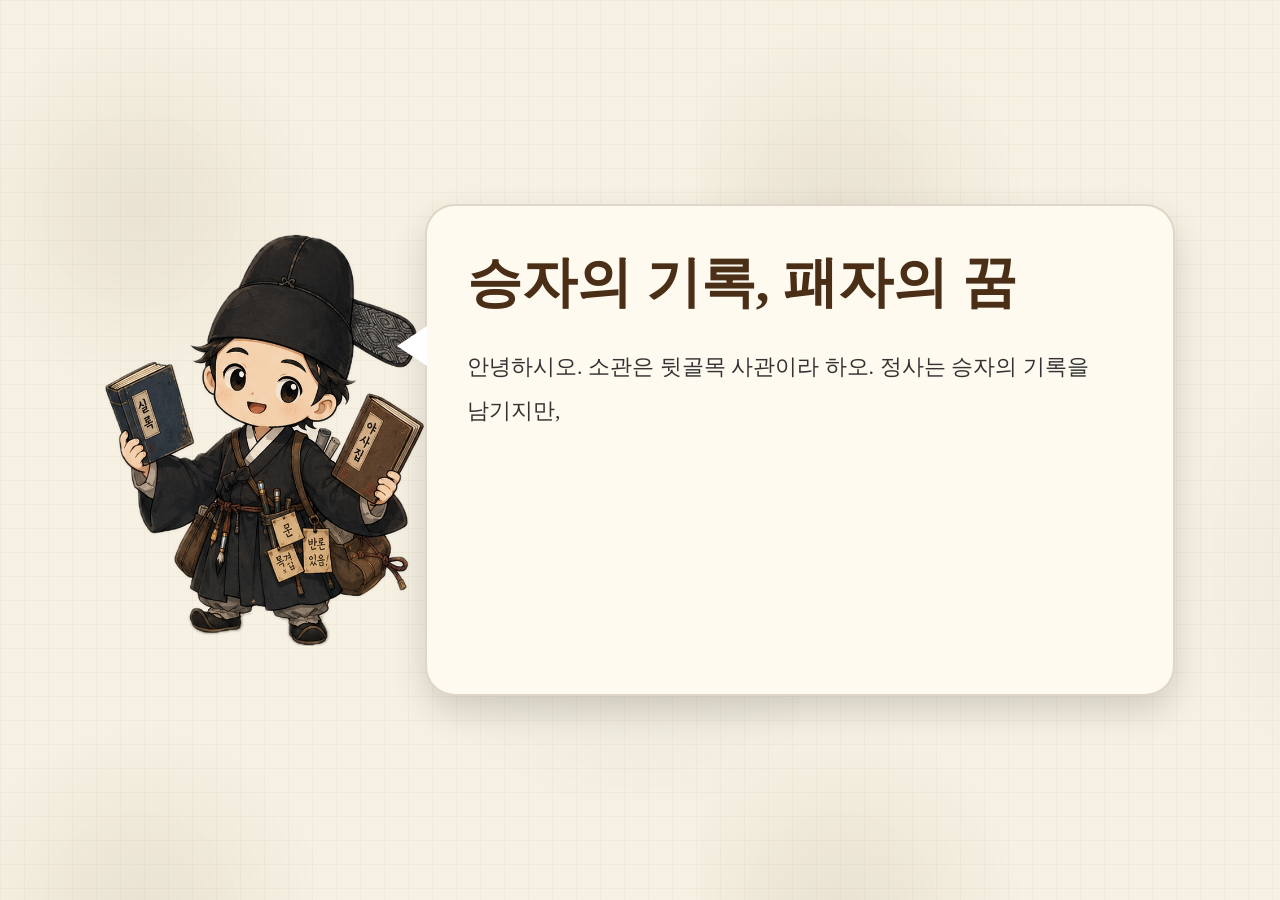
<file: index.html>
<!DOCTYPE html>
<html lang="ko">
<head>
<meta charset="UTF-8">
<meta name="viewport" content="width=device-width, initial-scale=1.0">

<title>승자의 기록, 패자의 꿈</title>

<link rel="stylesheet" href="style.css">
</head>

<body class="official">
    <div id="introScreen">

    <img src="assets/sagwan.png"
    class="sagwan">

    <div class="speech-bubble">

        <h1>승자의 기록, 패자의 꿈</h1>


        <p id="typingText"></p>

        <div class="enter-wrap">
            <button id="enterBtn">
    
                역사의 현장으로 들어가기

            </button>
        </div>
    </div>

</div>

<div id="mainContent">

    <header class="main-header">

        <div class="main-logo">
            승자의 기록, 패자의 꿈
        </div>

        <div class="mode-toggle-box">
            <span>正史 모드</span>

            <label class="switch">
                <input type="checkbox" id="modeToggle">
                <span class="slider"></span>
            </label>

            <span>野私 모드</span>
        </div>

        <div class="header-icons">
            🔍 🔔 🧒🏻 ☰
        </div>

    </header>

    <div class="main-layout">

        <aside class="left-panel">

    <div class="archive-logo-box">
        <div class="archive-mark">🌄</div>
        <h3>조선역사 디지털 아카이브</h3>
        <p>Joseon History Digital Archive</p>
    </div>

    <div class="list-title">
        ☰ 전체 목록 보기
    </div>

    <div class="event-item">
        <span class="event-icon">🎊</span>
        <div>
            <strong>태조와 조선건국</strong>
        </div>
    </div>

    <div class="event-item">
        <span class="event-icon">⚔️</span>
        <div>
            <strong>태종과 왕자의 난</strong>
        </div>
    </div>

    <div class="event-item active">
        <span class="event-icon">⚡</span>
        <div>
           <strong id="mainEventTitle">단종과 세조</strong>
           <p id="mainEventText">1453년 | 계유정난</p>
           <p class="event-desc" id="mainEventDesc">
               왕권의 안정 VS 충절과 비극
           </p>
        </div>
    </div>

    <div class="event-item">
        <span class="event-icon">📖</span>
        <div>
            <strong>연산군과 사화</strong>
        </div>
    </div>

    <div class="event-item">
        <span class="event-icon">👑</span>
        <div>
            <strong>중종과 중종반정</strong>
        </div>
    </div>

    <div class="event-item">
        <span class="event-icon">🔥</span>
        <div>
            <strong>선조와 임진왜란</strong>
        </div>
    </div>

    <div class="event-item">
        <span class="event-icon">👑</span>
        <div>
            <strong>광해군과 인조</strong>
        </div>
    </div>

    <div class="event-item">
        <span class="event-icon">🌀</span>
        <div>
            <strong>숙종과 환국정치</strong>
        </div>
    </div>

    <div class="event-item">
        <span class="event-icon">🩻</span>
        <div>
            <strong>영조와 사도세자</strong>
        </div>
    </div>

    <div class="event-item">
        <span class="event-icon">🚢</span>
        <div>
            <strong>조선의 근대화</strong>
        </div>
    </div>

</aside>

        <main class="center-panel">

            <section class="hero-banner">

    <div class="hero-left">

        <span class="hero-label">
            조선왕조실록 · 승자의 기록
        </span>

        <h1>승자의 기록</h1>

        <p>
            국가가 공인한 공식 역사.<br>
            조선왕조실록을 중심으로 사건을 바라봅니다.
        </p>

    </div>

    <div class="hero-center">

        <div class="hero-seal">
            하나의 역사<br>
            두 개의 시선
        </div>

    </div>

    <div class="hero-right">

        <span class="hero-label">
            야담 · 설화 · 문학 작품
        </span>

        <h1>패자의 꿈</h1>

        <p>
            기록되지 못한 목소리들.<br>
            민간의 기억과 문학 속 서사를 살펴봅니다.
        </p>

    </div>

</section>

            <section class="feature-cards">

                <a href="timeline.html" class="feature-card">
                    <div class="num">📜</div>
                    <h3>타임라인</h3>
                    <p>사건의 흐름을 한눈에 확인하세요</p>
                </a>

                <a href="gis.html" class="feature-card">
                    <div class="num">🗺️</div>
                    <h3>시공간 지리</h3>
                    <p>지도 위에서 역사를 탐색하세요</p>
                </a>

                <a href="network.html" class="feature-card">
                    <div class="num">👥</div>
                    <h3>인물 관계망</h3>
                    <p>인물들의 관계와 연결을 분석하세요</p>
                </a>

                <a href="judge.html" class="feature-card">
                    <div class="num">⚖️</div>
                    <h3>뒷골목 판관 되어보기</h3>
                    <p>나만의 관점으로 투표를 해보세요</p>
                </a>

            </section>

            <section class="era-flow">

                <h2>시대 흐름 바로보기</h2>

                <div class="era-line">
                    <span>태조<br>1392</span>
                    <span>태종<br>1398</span>
                    <span>세조<br>1453</span>
                    <span>중종<br>1506</span>
                    <span>선조<br>1592</span>
                    <span>영조<br>1724</span>
                    <span>근대화<br>1876</span>
                </div>

            </section>

        </main>

        <aside class="right-panel">

            <div class="search-card">
                <h3>검색</h3>

                <div class="search-input">
                    <input type="text" placeholder="검색어를 입력해주세요">
                    <span>🔍</span>
                </div>

                <h4>최근 검색어</h4>

                <div class="keywords">
                    <span>1 단종</span>
                    <span>2 세조</span>
                    <span>3 엄흥도</span>
                    <span>4 한명회</span>
                    <span>5 노산군</span>
                    <span>6 금성대군</span>
                </div>
            </div>

            <div class="info-card">

    <h3>이 플랫폼의 야사란?</h3>

    <div class="yasabadge-wrap">

        <span class="yasabadge">夜</span>

        <span class="plus">+</span>

        <span class="yasabadge">私</span>

    </div>

    <p>
        정사가 포착하지 못한,
        혹은 의도적으로 배제한
        기억의 층위까지 함께 담아내는 공간입니다.
    </p>

</div>

            <div class="report-card">

    <div class="report-bubble">

    실록에 적히지 못한
    이야기를 알고 계시오?<br>
    
    소관에게 제보해 주시면
    기록해두겠소.

    <div class="bubble-tail"></div>

</div>

    <img src="assets/sagwan.png"
    class="report-sagwan">

    <button class="report-btn">
        뒷골목 사관에게 제보하기
    </button>

</div>

        </aside>

    </div>

    <footer class="main-footer">
        공지사항 | 신규 기능 업데이트 안내 | 제안 및 문의 | 이용 안내
    </footer>

</div>


</section>

</div>

<script src="main.js"></script>

</body>
</html>
</file>
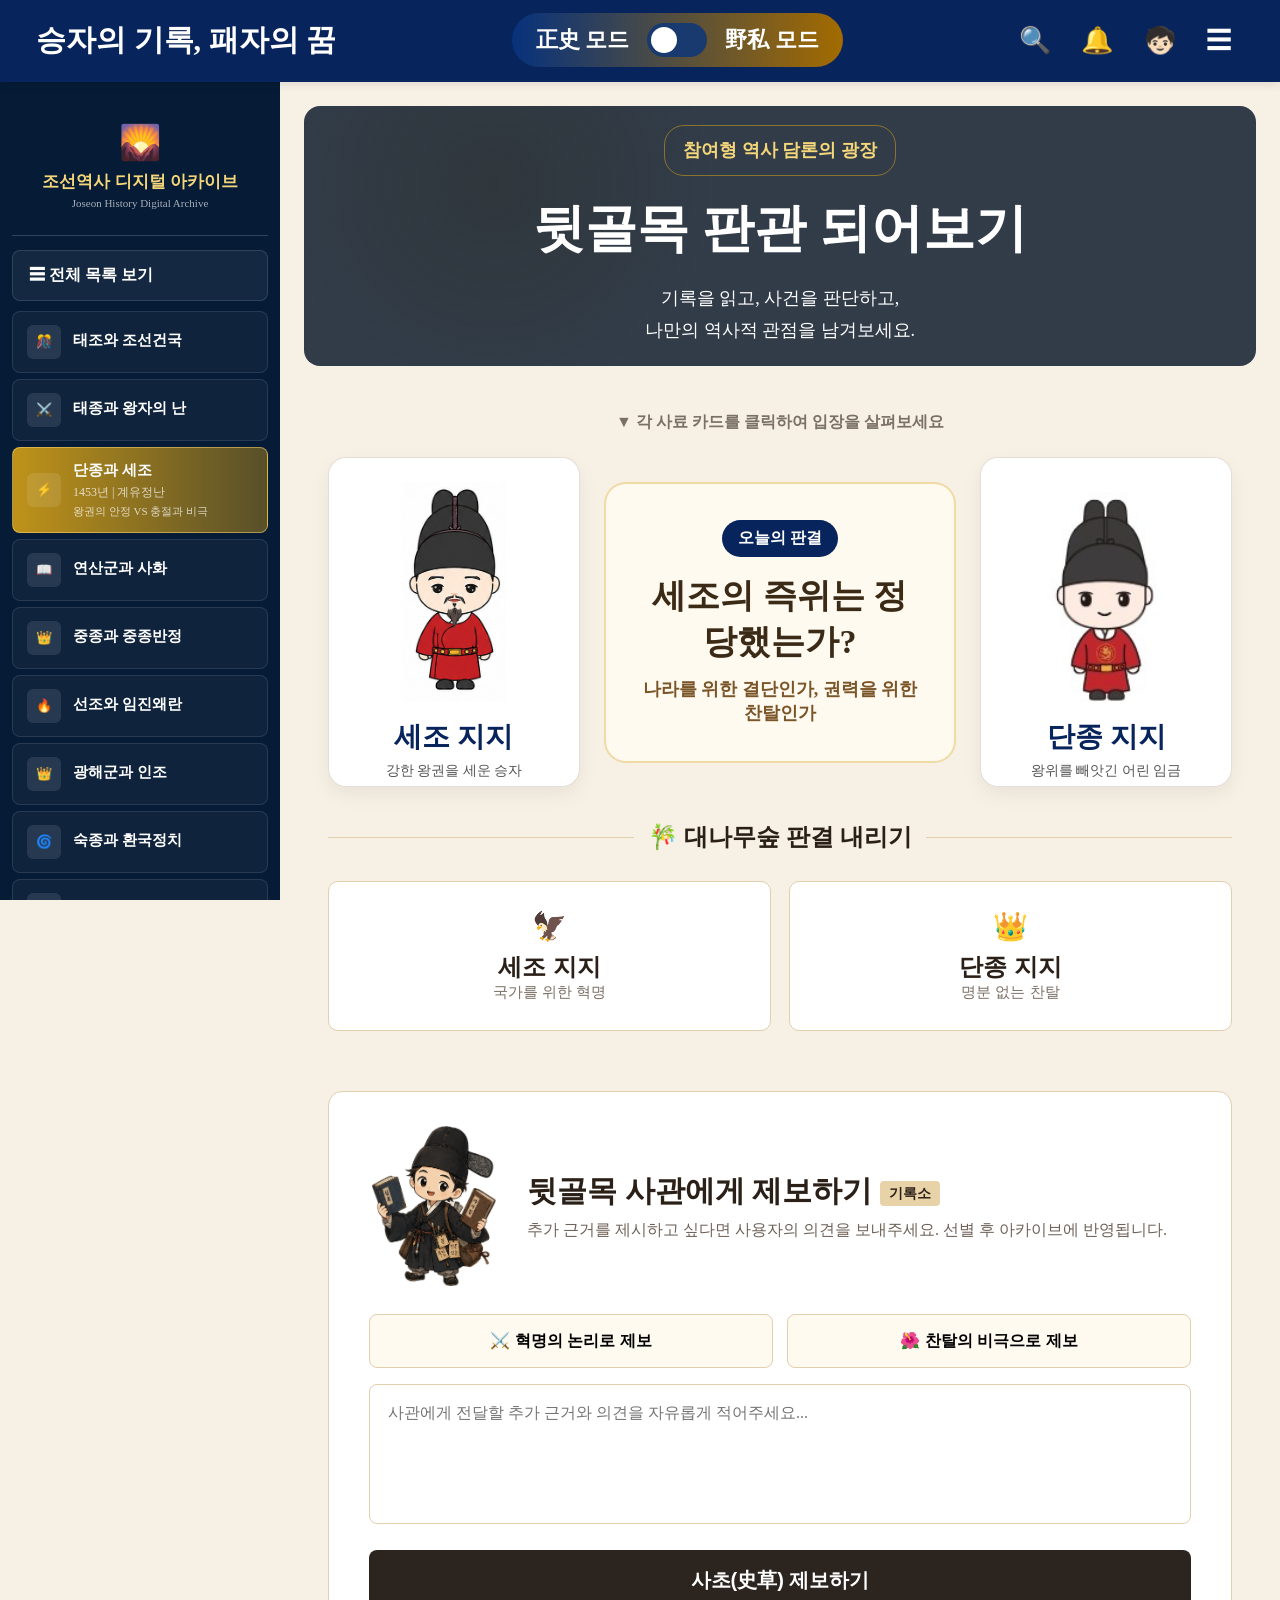
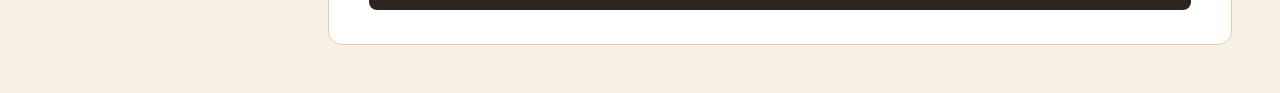
<file: judge.html>
<!DOCTYPE html>
<html lang="ko">
<head>
<meta charset="UTF-8">
<title>뒷골목 판관 되어보기</title>

<link rel="stylesheet" href="style.css">
</head>

<body class="jeongsamode">

<header class="main-header">

    <div class="main-logo">
        승자의 기록, 패자의 꿈
    </div>

    <div class="mode-toggle-box">
        <span>正史 모드</span>

        <label class="switch">
            <input type="checkbox" id="voteToggle">
            <span class="slider"></span>
        </label>

        <span>野私 모드</span>
    </div>

    <div class="header-icons">
        🔍 🔔 🧒🏻 ☰
    </div>

</header>

<div class="vote-page">

    <aside class="left-panel">

        <div class="archive-logo-box">
            <div class="archive-mark">🌄</div>
            <h3>조선역사 디지털 아카이브</h3>
            <p>Joseon History Digital Archive</p>
        </div>

        <div class="list-title">
            ☰ 전체 목록 보기
        </div>

        <div class="event-item">
            <span class="event-icon">🎊</span>
            <div>
                <strong>태조와 조선건국</strong>
            </div>
        </div>

        <div class="event-item">
            <span class="event-icon">⚔️</span>
            <div>
                <strong>태종과 왕자의 난</strong>
            </div>
        </div>

        <div class="event-item active">
            <span class="event-icon">⚡</span>
            <div>
               <strong>단종과 세조</strong>
               <p>1453년 | 계유정난</p>
               <p class="event-desc">
                   왕권의 안정 VS 충절과 비극
               </p>
            </div>
        </div>

        <div class="event-item">
            <span class="event-icon">📖</span>
            <div>
                <strong>연산군과 사화</strong>
            </div>
        </div>

        <div class="event-item">
            <span class="event-icon">👑</span>
            <div>
                <strong>중종과 중종반정</strong>
            </div>
        </div>

        <div class="event-item">
            <span class="event-icon">🔥</span>
            <div>
                <strong>선조와 임진왜란</strong>
            </div>
        </div>

        <div class="event-item">
            <span class="event-icon">👑</span>
            <div>
                <strong>광해군과 인조</strong>
            </div>
        </div>

        <div class="event-item">
            <span class="event-icon">🌀</span>
            <div>
                <strong>숙종과 환국정치</strong>
            </div>
        </div>

        <div class="event-item">
            <span class="event-icon">🩻</span>
            <div>
                <strong>영조와 사도세자</strong>
            </div>
        </div>

        <div class="event-item">
            <span class="event-icon">🚢</span>
            <div>
                <strong>조선의 근대화</strong>
            </div>
        </div>

    </aside>

    <main class="vote-main">

        <section class="vote-hero">

            <p class="vote-label">
                참여형 역사 담론의 광장
            </p>

            <h1>
                뒷골목 판관 되어보기
            </h1>

            <p>
                기록을 읽고, 사건을 판단하고,<br>
                나만의 역사적 관점을 남겨보세요.
            </p>

        </section>

        <!DOCTYPE html>

    <main class="vote-main">

        <p class="cards-guide">
    ▼ 각 사료 카드를 클릭하여 입장을 살펴보세요
</p>

<section class="judge-character-zone">

    <div class="character-card flip-card" onclick="this.classList.toggle('flipped')">
        <div class="flip-inner">

            <div class="flip-front">
                <img src="assets/sejo.png" alt="세조 캐릭터">
                <h3>세조 지지</h3>
                <p>강한 왕권을 세운 승자</p>
            </div>

            <div class="flip-back sejo-back">
                <span>세조 측 옹호론</span>
                <h3>종사를 구하기 위한 결단</h3>
                <p>
                    세조 측은 계유정난을 일으키지 않았다면 안평대군과 김종서 등
                    고명대신들이 종사를 위태롭게 만들었을 것이라 명분을 내세웠습니다.
                    혼란한 조선 전기의 정국을 바로잡고 강력한 왕권을 확립하기 위한
                    구국의 혁명이었다는 주장입니다.
                </p>
                <small>출처: 한국민족문화대백과사전 「계유정난」 참조</small>
            </div>

        </div>
    </div>

    <div class="judge-question">
        <span>오늘의 판결</span>
        <h2>세조의 즉위는 정당했는가?</h2>
        <p>나라를 위한 결단인가, 권력을 위한 찬탈인가</p>
    </div>

    <div class="character-card flip-card" onclick="this.classList.toggle('flipped')">
        <div class="flip-inner">

            <div class="flip-front">
                <img src="assets/danjong.jpg" alt="단종 캐릭터">
                <h3>단종 지지</h3>
                <p>왕위를 빼앗긴 어린 임금</p>
            </div>

            <div class="flip-back danjong-back">
                <span>단종 측 변호론</span>
                <h3>피로 얼룩진 명백한 찬탈</h3>
                <p>
                    황보인과 김종서 등은 문종의 유지를 받들어 어린 단종을 보필하려 했던
                    충신들이었으며, 권력을 탐한 반역의 정황은 사후 세조 권력층에 의해
                    각색된 혐의가 짙다는 반론입니다.
                    도덕성과 유교적 명분을 저버린 찬탈 행위라는 시각입니다.
                </p>
                <small>출처: 조선왕조실록 및 단종 절의 학술 연구 참조</small>
            </div>

        </div>
    </div>

</section>
    <section class="judge-vote-section">

    <div class="section-title-line">
        <span>🎋 대나무숲 판결 내리기</span>
    </div>

    <div class="vote-choice-box">
        
        <button class="judge-vote-btn sejo-vote">
            <span>🦅</span>
            <strong>세조 지지</strong>
            <p>국가를 위한 혁명</p>
        </button>

        <button class="judge-vote-btn danjong-vote">
            <span>👑</span>
            <strong>단종 지지</strong>
            <p>명분 없는 찬탈</p>
        </button>

    

    

</div>
    <div class="vote-result-box" id="voteResultBox">

    <h3>실시간 판결 결과</h3>

    <div class="circle-chart">
        <div class="circle-inner">
            <strong id="winnerText">세조 우세</strong>
            <span id="totalText">총 2,842명</span>
        </div>
    </div>

    <div class="result-legend">
        <p><span class="blue-box"></span> 세조 지지 <b id="sejoPercent">42.3%</b></p>
        <p><span class="gold-box"></span> 단종 지지 <b id="danjongPercent">57.7%</b></p>
    </div>

</div>
</section>

<section class="report-box">

    <div class="report-top-area">

        <img src="assets/sagwan.png" class="report-character">

        <div>
            <h2>
                뒷골목 사관에게 제보하기
                <span>기록소</span>
            </h2>

            <p>
                추가 근거를 제시하고 싶다면 사용자의 의견을 보내주세요.
                선별 후 아카이브에 반영됩니다.
            </p>
        </div>

    </div>

    <div class="report-choice-row">

        <button>⚔️ 혁명의 논리로 제보</button>
        <button>🌺 찬탈의 비극으로 제보</button>

    </div>

    <textarea
id="reportText"
placeholder="사관에게 전달할 추가 근거와 의견을 자유롭게 적어주세요..."></textarea>

<button class="report-submit-btn" id="reportSubmit">
    사초(史草) 제보하기
</button>

<div class="report-message" id="reportMessage">
    사초가 뒷골목 사관에게 전달되었습니다.
</div>

</section>
    </main>

</div>

<script src="main.js"></script>

</body>
</html>

    </main>

</div>

<script src="main.js"></script>

</body>
</html>
</file>
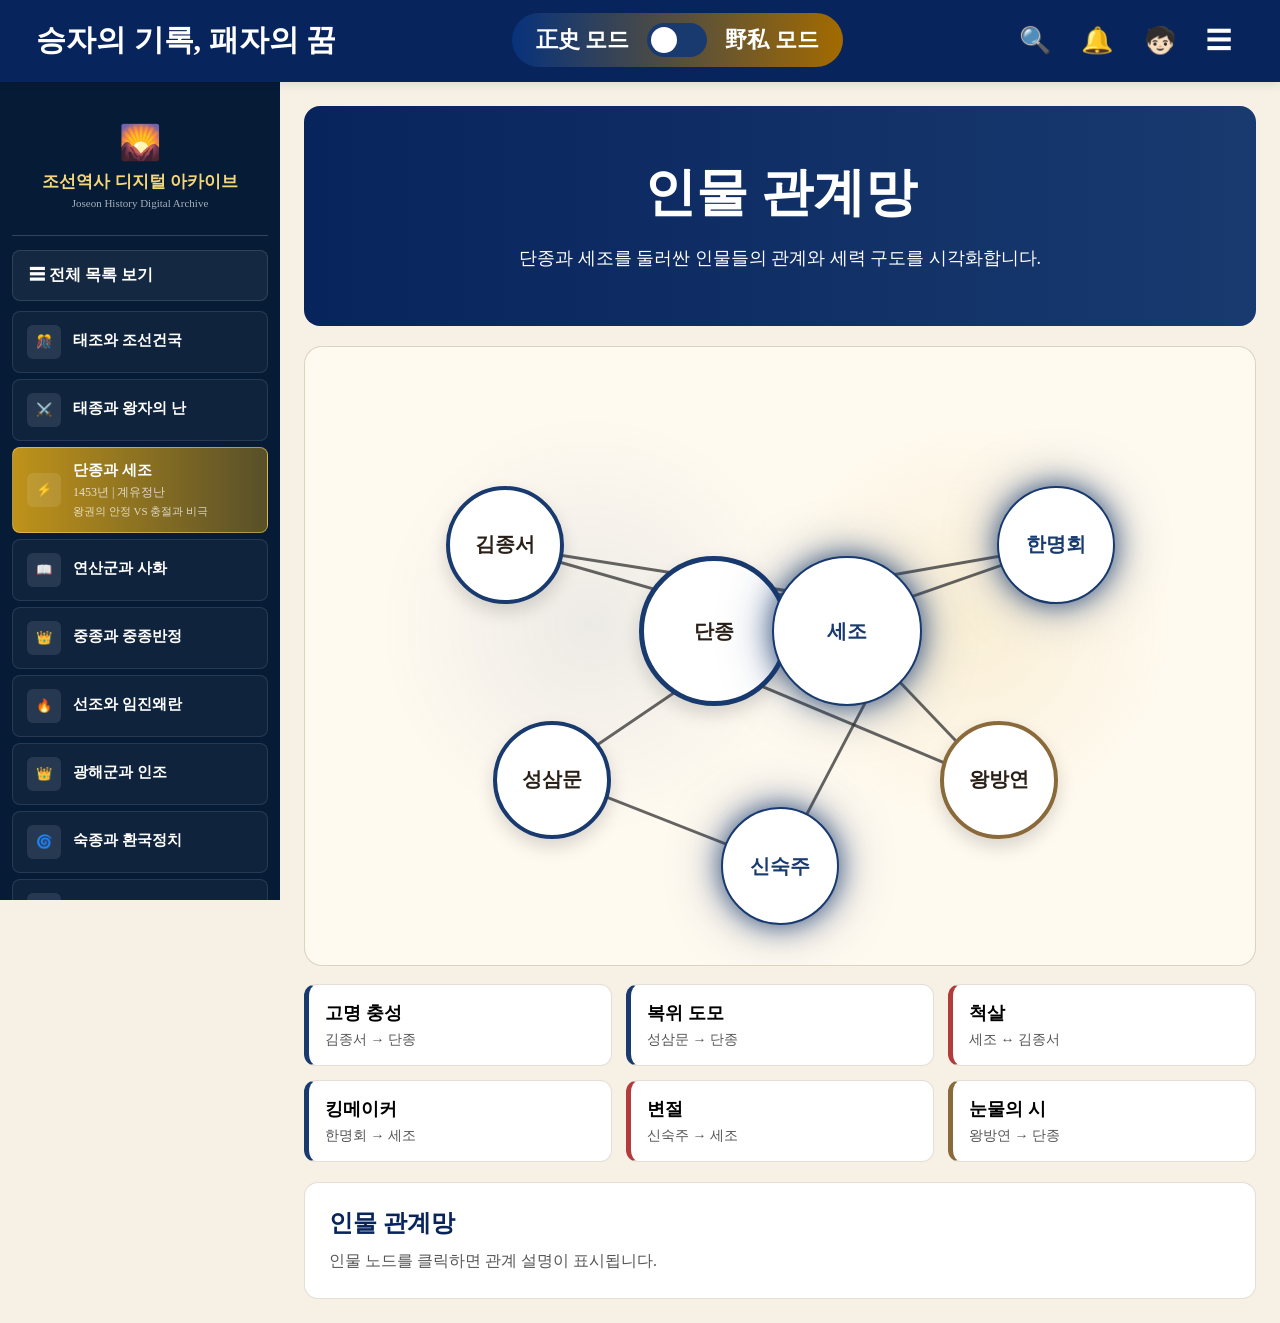
<file: network.html>
<!DOCTYPE html>
<html lang="ko">
<head>
<meta charset="UTF-8">
<title>인물 관계망</title>

<link rel="stylesheet" href="style.css">
</head>

<body class="jeongsamode">

<header class="main-header">

    <div class="main-logo">
        승자의 기록, 패자의 꿈
    </div>

    <div class="mode-toggle-box">
        <span>正史 모드</span>

        <label class="switch">
            <input type="checkbox" id="networkToggle">
            <span class="slider"></span>
        </label>

        <span>野私 모드</span>
    </div>

    <div class="header-icons">
        🔍 🔔 🧒🏻 ☰
    </div>

</header>

<div class="network-page">

    <aside class="left-panel">

        <div class="archive-logo-box">
            <div class="archive-mark">🌄</div>
            <h3>조선역사 디지털 아카이브</h3>
            <p>Joseon History Digital Archive</p>
        </div>

        <div class="list-title">
            ☰ 전체 목록 보기
        </div>

        <div class="event-item">
            <span class="event-icon">🎊</span>
            <div>
                <strong>태조와 조선건국</strong>
            </div>
        </div>

        <div class="event-item">
            <span class="event-icon">⚔️</span>
            <div>
                <strong>태종과 왕자의 난</strong>
            </div>
        </div>

        <div class="event-item active">
            <span class="event-icon">⚡</span>
            <div>
               <strong>단종과 세조</strong>
               <p>1453년 | 계유정난</p>
               <p class="event-desc">
                   왕권의 안정 VS 충절과 비극
               </p>
            </div>
        </div>

        <div class="event-item">
            <span class="event-icon">📖</span>
            <div>
                <strong>연산군과 사화</strong>
            </div>
        </div>

        <div class="event-item">
            <span class="event-icon">👑</span>
            <div>
                <strong>중종과 중종반정</strong>
            </div>
        </div>

        <div class="event-item">
            <span class="event-icon">🔥</span>
            <div>
                <strong>선조와 임진왜란</strong>
            </div>
        </div>

        <div class="event-item">
            <span class="event-icon">👑</span>
            <div>
                <strong>광해군과 인조</strong>
            </div>
        </div>

        <div class="event-item">
            <span class="event-icon">🌀</span>
            <div>
                <strong>숙종과 환국정치</strong>
            </div>
        </div>

        <div class="event-item">
            <span class="event-icon">🩻</span>
            <div>
                <strong>영조와 사도세자</strong>
            </div>
        </div>

        <div class="event-item">
            <span class="event-icon">🚢</span>
            <div>
                <strong>조선의 근대화</strong>
            </div>
        </div>

    </aside>

    <main class="network-main">

        <section class="network-hero">

            <h1>인물 관계망</h1>
            <p>단종과 세조를 둘러싼 인물들의 관계와 세력 구도를 시각화합니다.</p>

        

    

</section>

<section class="network-board">

    <svg class="network-lines" viewBox="0 0 1000 620" preserveAspectRatio="none">

        <line class="link loyal-link" x1="210" y1="200" x2="430" y2="260" />
        <line class="link loyal-link" x1="260" y1="430" x2="430" y2="320" />

        <line class="link enemy-link" x1="210" y1="200" x2="610" y2="260" />

        <line class="link loyal-link" x1="790" y1="200" x2="610" y2="260" />
        <line class="link enemy-link" x1="790" y1="200" x2="430" y2="260" />

        <line class="link betray-link" x1="500" y1="520" x2="260" y2="430" />
        <line class="link betray-link" x1="500" y1="520" x2="610" y2="320" />

        <line class="link tragic-link" x1="730" y1="440" x2="610" y2="320" />
        <line class="link tragic-link" x1="730" y1="440" x2="430" y2="320" />

    </svg>

    
    <!-- 관계 설명 라벨 -->


    <div class="person-node king-node dan-node" data-title="단종" data-text="어린 나이에 왕위에 올라 비극적 최후를 맞은 임금. 계유정난 이후 고립되어 영월로 유배되었습니다.">
        <strong>단종</strong>
    </div>

    <div class="person-node king-node sejo-node" data-title="세조" data-text="권력을 장악한 강력한 왕권. 계유정난을 통해 정국을 장악했습니다.">
        <strong>세조</strong>
    </div>

    <div class="person-node loyal-node kim-node" data-title="김종서" data-text="문종의 고명을 받은 고명대신. 계유정난의 첫 표적이 되었습니다.">
        <strong>김종서</strong>
    </div>

    <div class="person-node loyal-node seong-node" data-title="성삼문" data-text="집현전 출신 충신. 단종 복위 운동의 주역으로 절개를 지켰습니다.">
        <strong>성삼문</strong>
    </div>

    <div class="person-node power-node han-node" data-title="한명회" data-text="계유정난의 총설계자. 살생부를 만들고 세조 집권을 도운 핵심 공신입니다.">
        <strong>한명회</strong>
    </div>

    <div class="person-node power-node shin-node" data-title="신숙주" data-text="집현전 출신이지만 세조의 편에 선 인물. 성삼문과 대비되는 변절의 상징으로 기억됩니다.">
        <strong>신숙주</strong>
    </div>

    <div class="person-node tragic-node wang-node" data-title="왕방연" data-text="세조의 명을 받아 단종에게 사약을 전달해야 했던 비극적 인물입니다.">
        <strong>왕방연</strong>
    </div>

</section>

<section class="relation-list">

    <div class="relation-item blue">
        <strong>고명 충성</strong>
        <p>김종서 → 단종</p>
    </div>

    <div class="relation-item blue">
        <strong>복위 도모</strong>
        <p>성삼문 → 단종</p>
    </div>

    <div class="relation-item red">
        <strong>척살</strong>
        <p>세조 ↔ 김종서</p>
    </div>

    <div class="relation-item blue">
        <strong>킹메이커</strong>
        <p>한명회 → 세조</p>
    </div>

    <div class="relation-item red">
        <strong>변절</strong>
        <p>신숙주 → 세조</p>
    </div>

    <div class="relation-item brown">
        <strong>눈물의 시</strong>
        <p>왕방연 → 단종</p>
    </div>

</section>

<section class="network-info">

    <h2 id="networkTitle">인물 관계망</h2>
    <p id="networkText">
        인물 노드를 클릭하면 관계 설명이 표시됩니다.
    </p>

</section>

    </main>

</div>

<script src="main.js"></script>

</body>
</html>
</file>
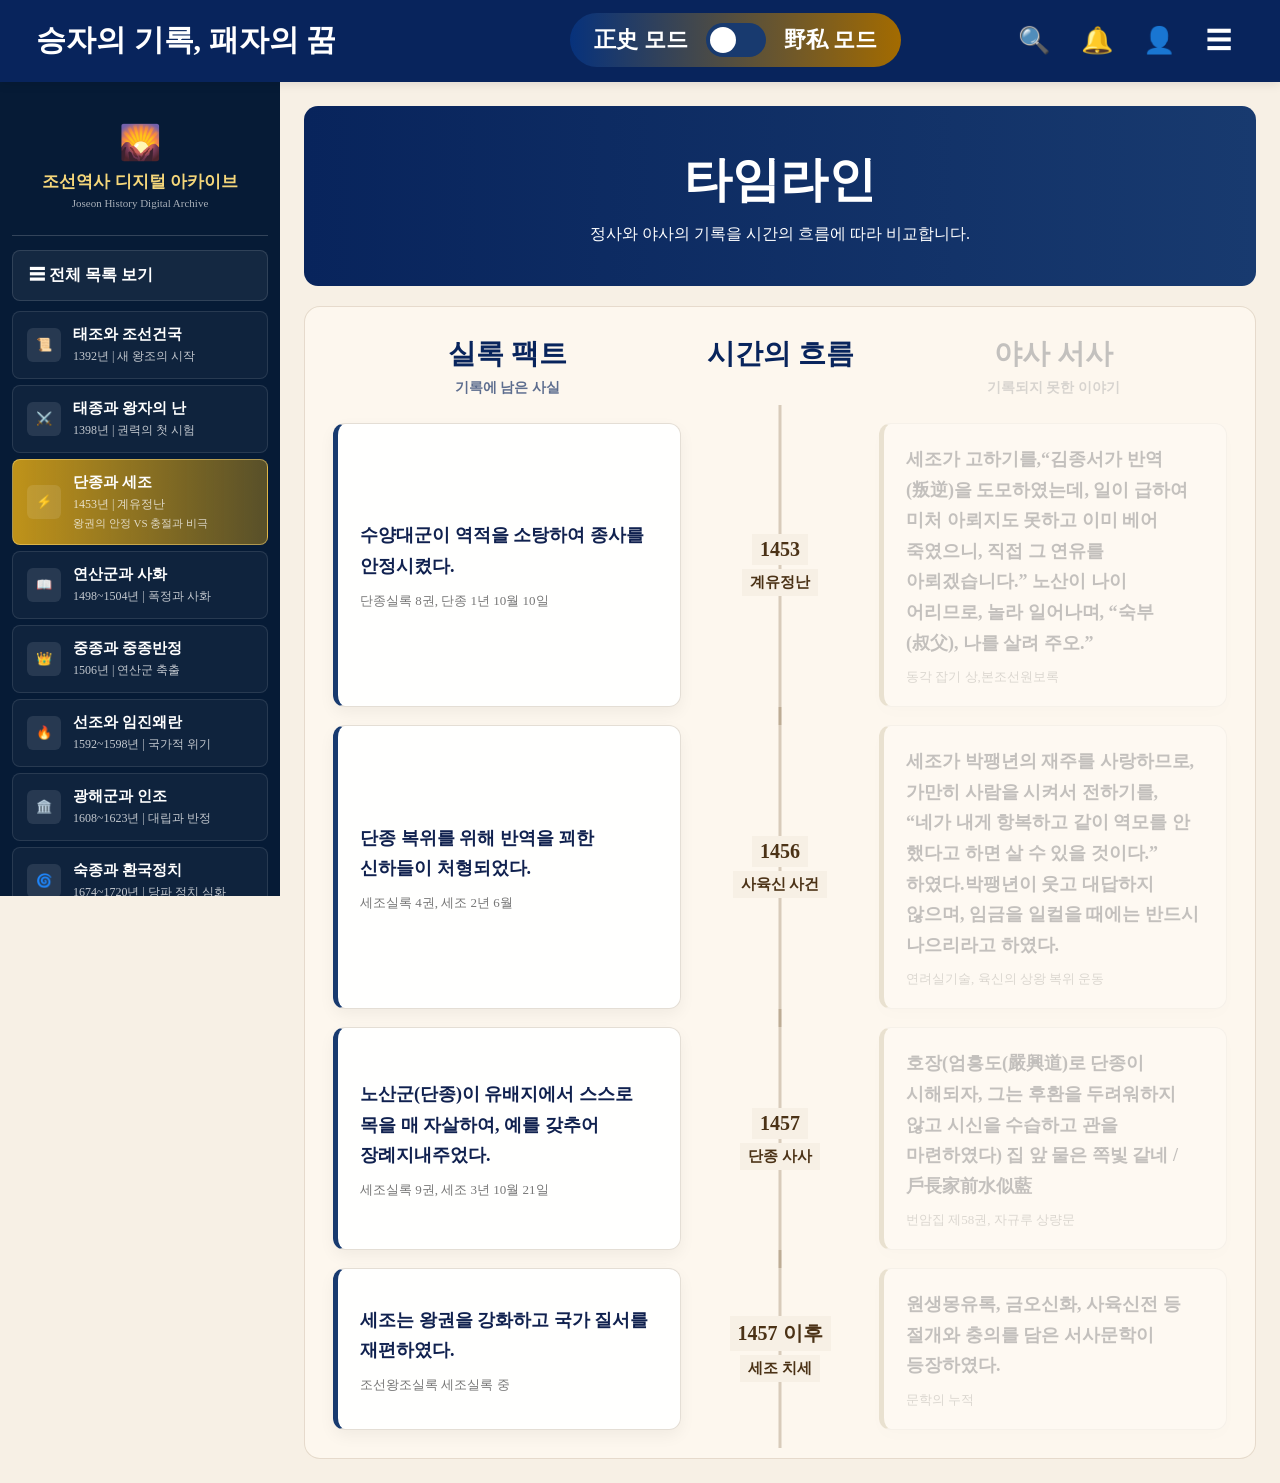
<file: timeline.html>
<!DOCTYPE html>
<html lang="ko">
<head>
<meta charset="UTF-8">
<title>타임라인</title>
<link rel="stylesheet" href="style.css">
</head>

<body class="jeongsamode">

<header class="main-header">

    <div class="main-logo">
        승자의 기록, 패자의 꿈
    </div>

    <div class="top-title"></div>

    <div class="mode-toggle-box">
        <span>正史 모드</span>

        <label class="switch">
            <input type="checkbox" id="timelineToggle">
            <span class="slider"></span>
        </label>

        <span>野私 모드</span>
    </div>

    <div class="header-icons">
        🔍 🔔 👤 ☰
    </div>

</header>

<div class="timeline-page">

    <aside class="left-panel">

    <div class="archive-logo-box">
        <div class="archive-mark">🌄</div>
        <h3>조선역사 디지털 아카이브</h3>
        <p>Joseon History Digital Archive</p>
    </div>

    <div class="list-title">
        ☰ 전체 목록 보기
    </div>

    <div class="event-item">
        <span class="event-icon">📜</span>
        <div>
            <strong>태조와 조선건국</strong>
            <p>1392년 | 새 왕조의 시작</p>
        </div>
    </div>

    <div class="event-item">
        <span class="event-icon">⚔️</span>
        <div>
            <strong>태종과 왕자의 난</strong>
            <p>1398년 | 권력의 첫 시험</p>
        </div>
    </div>

    <div class="event-item active">
        <span class="event-icon">⚡</span>
        <div>
            <strong>단종과 세조</strong>
            <p>1453년 | 계유정난</p>
            <p class="event-desc">왕권의 안정 VS 충절과 비극</p>
        </div>
    </div>

    <div class="event-item">
        <span class="event-icon">📖</span>
        <div>
            <strong>연산군과 사화</strong>
            <p>1498~1504년 | 폭정과 사화</p>
        </div>
    </div>

    <div class="event-item">
        <span class="event-icon">👑</span>
        <div>
            <strong>중종과 중종반정</strong>
            <p>1506년 | 연산군 축출</p>
        </div>
    </div>

    <div class="event-item">
        <span class="event-icon">🔥</span>
        <div>
            <strong>선조와 임진왜란</strong>
            <p>1592~1598년 | 국가적 위기</p>
        </div>
    </div>

    <div class="event-item">
        <span class="event-icon">🏛️</span>
        <div>
            <strong>광해군과 인조</strong>
            <p>1608~1623년 | 대립과 반정</p>
        </div>
    </div>

    <div class="event-item">
        <span class="event-icon">🌀</span>
        <div>
            <strong>숙종과 환국정치</strong>
            <p>1674~1720년 | 당파 정치 심화</p>
        </div>
    </div>

    <div class="event-item">
        <span class="event-icon">🌙</span>
        <div>
            <strong>영조와 사도세자</strong>
            <p>1724~1762년 | 부자 갈등의 비극</p>
        </div>
    </div>

    <div class="event-item">
        <span class="event-icon">🚢</span>
        <div>
            <strong>조선의 근대화</strong>
            <p>1876~1897년 | 개항과 변화</p>
        </div>
    </div>

</aside>

    <main class="timeline-main">

        <section class="timeline-hero">
            <h1>타임라인</h1>
            <p>정사와 야사의 기록을 시간의 흐름에 따라 비교합니다.</p>
        </section>

        <section class="timeline-board">

    <div class="timeline-head official-head">
        실록 팩트
        <span>기록에 남은 사실</span>
    </div>

    <div class="timeline-head center-head">
        시간의 흐름
    </div>

    <div class="timeline-head yary-head">
        야사 서사
        <span>기록되지 못한 이야기</span>
    </div>

    <div class="record-card official-record">
        <h3>수양대군이 역적을 소탕하여 종사를 안정시켰다.</h3>
        <p>단종실록 8권, 단종 1년 10월 10일</p>
    </div>

    <div class="time-node">
        <strong>1453</strong>
        <span>계유정난</span>
    </div>

    <div class="record-card yary-record">
        <h3>세조가 고하기를,“김종서가 반역(叛逆)을 도모하였는데, 일이 급하여 미처 아뢰지도 못하고 이미 베어 죽였으니, 직접 그 연유를 아뢰겠습니다.” 노산이 나이 어리므로, 놀라 일어나며, “숙부(叔父), 나를 살려 주오.”</h3>
        <p>동각 잡기 상,본조선원보록 </p>
    </div>

    <div class="record-card official-record">
        <h3>단종 복위를 위해 반역을 꾀한 신하들이 처형되었다.</h3>
        <p>세조실록 4권, 세조 2년 6월</p>
    </div>

    <div class="time-node">
        <strong>1456</strong>
        <span>사육신 사건</span>
    </div>

    <div class="record-card yary-record">
        <h3>세조가 박팽년의 재주를 사랑하므로, 가만히 사람을 시켜서 전하기를, “네가 내게 항복하고 같이 역모를 안 했다고 하면 살 수 있을 것이다.” 하였다.박팽년이 웃고 대답하지 않으며, 임금을 일컬을 때에는 반드시 나으리라고 하였다.</h3>
        <p>연려실기술, 육신의 상왕 복위 운동</p>
    </div>

    <div class="record-card official-record">
        <h3>노산군(단종)이 유배지에서 스스로 목을 매 자살하여, 예를 갖추어 장례지내주었다.</h3>
        <p>세조실록 9권, 세조 3년 10월 21일</p>
    </div>

    <div class="time-node">
        <strong>1457</strong>
        <span>단종 사사</span>
    </div>

    <div class="record-card yary-record">
        <h3>호장(엄흥도(嚴興道)로 단종이 시해되자, 그는 후환을 두려워하지 않고 시신을 수습하고 관을 마련하였다) 집 앞 물은 쪽빛 같네 / 戶長家前水似藍</h3>
        <p>번암집 제58권, 자규루 상량문</p>
    </div>

    <div class="record-card official-record">
        <h3>세조는 왕권을 강화하고 국가 질서를 재편하였다.</h3>
        <p>조선왕조실록 세조실록 중</p>
    </div>

    <div class="time-node">
        <strong>1457 이후</strong>
        <span>세조 치세</span>
    </div>

    <div class="record-card yary-record">
        <h3>원생몽유록, 금오신화, 사육신전 등 절개와 충의를 담은 서사문학이 등장하였다.</h3>
        <p>문학의 누적</p>
    </div>

</section>

    </main>

</div>



<script>

const toggle = document.getElementById("timelineToggle");

toggle.addEventListener("change", function(){

    if(toggle.checked){

        document.body.classList.add("yasamode");
        document.body.classList.remove("jeongsamode");

    }else{

        document.body.classList.add("jeongsamode");
        document.body.classList.remove("yasamode");

    }

});

</script>


</body>
</html>
</file>
<file: style.css>
*{
margin:0;
padding:0;
box-sizing:border-box;
}

body{

font-family:"맑은 고딕";

transition:.4s;

min-height:100vh;
}

header{

display:flex;

justify-content:space-between;

align-items:center;

padding:20px 60px;

position:sticky;

top:0;

background:white;

box-shadow:0 2px 10px rgba(0,0,0,.1);

z-index:999;
}

.hero{

height:60vh;

display:flex;

justify-content:center;

align-items:center;
}

.card{

width:700px;

padding:50px;

text-align:center;

border-radius:20px;

background:white;

box-shadow:0 10px 25px rgba(0,0,0,.1);
}

.card h1{

margin-bottom:20px;

font-size:50px;
}

.card p{

font-size:22px;

line-height:1.8;
}

.menu-grid{

width:90%;

margin:auto;

display:grid;

grid-template-columns:repeat(2,1fr);

gap:30px;

padding-bottom:80px;
}

.menu-card{

background:white;

padding:40px;

border-radius:20px;

box-shadow:0 10px 25px rgba(0,0,0,.1);

font-size:25px;

cursor:pointer;

transition:.3s;
}

.menu-card:hover{

transform:translateY(-10px);
}

.menu-card h3{

margin:15px 0;
}

.official{

background:#eef4ff;
}

.official .menu-card{

border-left:8px solid #183A6F;
}

.unofficial{

background:#fff9e6;
}

.unofficial .menu-card{

border-left:8px solid #D4A017;
}

.switch{

position:relative;

display:inline-block;

width:60px;

height:34px;
}

.switch input{

display:none;
}

.slider{

position:absolute;

top:0;

left:0;

right:0;

bottom:0;

background:#183A6F;

border-radius:30px;

cursor:pointer;
}

.slider:before{

content:"";

position:absolute;

width:26px;

height:26px;

left:4px;

bottom:4px;

background:white;

border-radius:50%;

transition:.3s;
}

input:checked + .slider{

background:#D4A017;
}

input:checked + .slider:before{

transform:translateX(26px);
}
#introScreen{

position:fixed;
overflow:hidden;

top:0;
left:0;

width:100%;
height:100vh;

background:
linear-gradient(
rgba(245,240,225,0.95),
rgba(245,240,225,0.95)
);

color:#2b2b2b;

display:flex;

justify-content:center;
align-items:center;

z-index:9999;
}

.intro-content{

text-align:center;

max-width:800px;
padding:40px;
}

.intro-content h1{

font-size:72px;

margin-bottom:20px;

letter-spacing:4px;
}

#typingText{

font-size:22px;

line-height:2;

color:#333;

margin-top:20px;

min-height:220px;

word-break:keep-all;
}

.enter-wrap{
    width:100%;
    text-align:center;
    margin-top:30px;
}

#enterBtn{
    display:inline-block;
    visibility:hidden;
    opacity:0;

    padding:16px 40px;
    font-size:20px;

    background:#7a5528;
    color:white;

    border:none;
    border-radius:50px;

    cursor:pointer;
    transition:opacity .5s ease, transform .3s ease, background .3s ease;
}

#enterBtn.show{
    visibility:visible;
    opacity:1;
}

#enterBtn:hover{
    background:#5e401c;
    transform:scale(1.05);
}



.sagwan{

width:320px;

margin-bottom:20px;

animation:float 2.5s ease-in-out infinite;
}

@keyframes float{

0%{
transform:translateY(0);
}

50%{
transform:translateY(-10px);
}

100%{
transform:translateY(0);
}

}
@keyframes fadeIn{

from{

opacity:0;
transform:translateY(30px);

}

to{

opacity:1;
transform:translateY(0);

}

}
.intro-layout{

display:flex;

align-items:center;

gap:60px;
}

.speech-bubble{

background:#fffaf0;
border:2px solid rgba(80,50,20,0.18);
backdrop-filter: blur(2px);

padding:40px;

border-radius:30px;

width:750px;

box-shadow:
0 15px 35px rgba(0,0,0,.15);

position:relative;

word-break: keep-all;
}

.speech-bubble::before{

content:"";

position:absolute;

left:-30px;

top:120px;

width:0;
height:0;

border-top:20px solid transparent;
border-bottom:20px solid transparent;

border-right:30px solid white;
}

.speech-bubble h1{

font-size:55px;

margin-bottom:25px;

color:#4b2e16;
}

#introScreen::before{
content:"";
position:absolute;
top:0;
left:0;
width:100%;
height:100%;

background:
radial-gradient(circle at 20% 30%, rgba(90,60,30,0.08), transparent 25%),
radial-gradient(circle at 80% 70%, rgba(0,0,0,0.06), transparent 30%),
linear-gradient(90deg, rgba(120,90,50,0.04) 1px, transparent 1px),
linear-gradient(rgba(120,90,50,0.04) 1px, transparent 1px);

background-size:
700px 700px,
800px 800px,
24px 24px,
24px 24px;

pointer-events:none;
z-index:-1;
}
.project-title{
    font-size:24px;
    color:#8a6a3a;
    margin-bottom:12px;
    letter-spacing:2px;
    font-weight:600;
}
#introScreen{
    transition:opacity 1s ease, transform 1s ease;
}

#introScreen.hide{
    opacity:0;
    transform:scale(1.05);
    pointer-events:none;
}

#mainContent{
    display:none;
}

#mainContent.show{
    display:block;
    animation:mainFadeIn 1s ease forwards;
}

@keyframes mainFadeIn{
    from{
        opacity:0;
        transform:translateY(30px);
    }

    to{
        opacity:1;
        transform:translateY(0);
    }
}

/* =========================
   메인 화면
========================= */

.main-header{
    height:82px;
    display:flex;
    align-items:center;
    justify-content:space-between;
    padding:0 36px;

    background:var(--main-color);

    border-bottom:2px solid var(--main-color);

    transition:.4s;
}

.main-logo{
    font-size:30px;
    font-weight:800;
    color:white;

}

.mode-toggle-box{
    display:flex;
    align-items:center;
    gap:18px;
    padding:10px 24px;
    background:linear-gradient(90deg,#07327c,#a36b00);
    color:white;
    border-radius:40px;
    font-size:22px;
    font-weight:700;
}

.header-icons{
    font-size:26px;
    letter-spacing:12px;
    color:white;
}

.main-layout{
    display:grid;
    grid-template-columns:300px 1fr 300px;
    gap:20px;
    padding:18px;
    background:#eef4ff;
    min-height:780px;
}

.left-panel,
.right-panel{
    background:rgba(255,255,255,0.75);
    border:1px solid #183A6F;
    border-radius:12px;
    padding:16px;
}

.list-title{
    font-weight:800;
    color:#09266b;
    padding-bottom:16px;
    border-bottom:1px solid rgba(24,58,111,.25);
    margin-bottom:12px;
}

.event-item{
    padding:14px 8px;
    border-bottom:1px solid rgba(24,58,111,.2);
}

.event-item strong{
    display:block;
    font-size:17px;
    color:#081f58;
    margin-bottom:6px;
}

.event-item span{
    font-size:13px;
    color:#333;
}

.center-panel{
    min-width:0;
}

.hero-banner{
    height:390px;

    position:relative;
    overflow:hidden;

    border-radius:16px;
    border:1px solid rgba(24,58,111,.25);
    background:
    radial-gradient(circle at 18% 30%, rgba(0,0,0,0.22), transparent 28%),
    radial-gradient(circle at 82% 72%, rgba(0,0,0,0.16), transparent 32%),
    radial-gradient(circle at 50% 50%, rgba(120,80,30,0.10), transparent 45%),
    linear-gradient(rgba(255,248,235,0.96), rgba(255,248,235,0.96));

    display:flex;
    flex-direction:column;
    justify-content:center;
    align-items:center;
    text-align:center;
    color:#08245c;


}

.hero-banner h1{
    font-size:64px;
    margin-bottom:26px;
}

.hero-banner p{
    font-size:20px;
    line-height:1.8;
}

.feature-cards{
    display:grid;
    grid-template-columns:repeat(4,1fr);
    gap:14px;
    margin-top:18px;
}

.feature-card{
    text-decoration:none;
    color:#071b55;
    background:rgba(255,255,255,.85);
    border:1px solid rgba(24,58,111,.5);
    border-radius:14px;
    padding:22px 16px;
    min-height:210px;
    text-align:center;
    transition:.3s;
}

.feature-card:hover{
    transform:translateY(-8px);
    box-shadow:0 12px 28px rgba(0,0,0,.12);
}

.num{
    width:auto;
    height:auto;
    margin:0 auto 18px;
    border-radius:50%;
    background:none;
    color:white;
    display:block;
    align-items:center;
    justify-content:center;
    font-size:42px;
    font-weight:800;
}

.feature-card h3{
    font-size:22px;
    margin-bottom:18px;
}

.feature-card p{
    font-size:15px;
    line-height:1.7;
}

.era-flow{
    margin-top:22px;
    background:rgba(255,255,255,.75);
    border-radius:14px;
    padding:18px;
}

.era-flow h2{
    color:#08245c;
    font-size:22px;
    margin-bottom:14px;
}

.era-line{
    display:flex;
    justify-content:space-between;
    border-top:2px solid rgba(24,58,111,.25);
    padding-top:16px;
    color:#08245c;
    font-weight:700;
    text-align:center;
}

.search-card,
.info-card,
.report-card{
    background:rgba(255,255,255,.85);
    border:1px solid rgba(24,58,111,.35);
    border-radius:12px;
    padding:18px;
    margin-bottom:16px;
}

.search-card h3,
.info-card h3,
.report-card h3{
    color:#08245c;
    margin-bottom:14px;
}

.search-input{
    display:flex;
    align-items:center;
    border:1px solid rgba(24,58,111,.35);
    border-radius:20px;
    padding:8px 12px;
    margin-bottom:18px;
}

.search-input input{
    border:none;
    outline:none;
    flex:1;
    background:transparent;
}

.keywords{
    display:grid;
    grid-template-columns:1fr 1fr;
    gap:10px;
    font-size:14px;
    color:#071b55;
}

.info-card p{
    font-size:14px;
    line-height:1.7;
}

.report-card img{
    width:150px;
    display:block;
    margin:10px auto 0;
}

.main-footer{
    background:#08245c;
    color:white;
    padding:18px 36px;
    font-size:14px;
}

.jeongsamode{

--main-color:#08245c;
--sub-color:#dfe8ff;
}

.yasamode{

--main-color:#d4a017;
--sub-color:#fff9e8;
}

.hero-banner::before{

content:"";

position:absolute;

top:-50px;
left:-50px;

width:500px;
height:500px;

background:
radial-gradient(
circle,
rgba(0,0,0,0.08) 0%,
rgba(0,0,0,0.03) 40%,
transparent 70%
);

pointer-events:none;
}

.hero-banner::after{

content:"";

position:absolute;

right:-120px;
bottom:-120px;

width:450px;
height:450px;

background:
radial-gradient(
circle,
rgba(0,0,0,0.05) 0%,
transparent 70%
);

pointer-events:none;
}

/* =========================
   좌측 메뉴 남색화
========================= */

.left-panel{
    background:
        linear-gradient(
            180deg,
            #071b35,
            #061426
        );

    color:white;

    border:none;
    border-radius:0;

    padding:18px 12px;

    overflow-y:auto;
    max-height:calc(100vh - 82px);
}

.archive-logo-box{
    text-align:center;

    padding:22px 10px 26px;

    border-bottom:1px solid rgba(255,255,255,0.18);

    margin-bottom:14px;
}

.archive-mark{
    font-size:34px;

    margin-bottom:8px;

    color:#d4a017;
}

.archive-logo-box h3{
    font-size:17px;

    color:#f5d77a;

    margin-bottom:4px;
}

.archive-logo-box p{
    font-size:11px;

    color:rgba(255,255,255,0.65);
}

.left-panel .list-title{
    color:white;

    background:rgba(255,255,255,0.06);

    border:1px solid rgba(255,255,255,0.12);

    border-radius:8px;

    padding:14px 16px;

    margin-bottom:10px;

    font-weight:800;
}

.left-panel .event-item{
    display:flex;

    gap:12px;

    align-items:center;

    padding:13px 14px;

    margin-bottom:6px;

    border-radius:8px;

    border:1px solid rgba(255,255,255,0.1);

    background:rgba(255,255,255,0.04);

    transition:.25s;

    cursor:pointer;
}

.left-panel .event-item:hover{
    background:rgba(255,255,255,0.12);

    transform:translateX(4px);
}

.left-panel .event-item.active{
    background:
        linear-gradient(
            90deg,
            rgba(212,160,23,0.75),
            rgba(212,160,23,0.28)
        );

    border-color:rgba(255,220,120,0.5);
}

.event-icon{
    width:34px;
    height:34px;

    display:flex;
    align-items:center;
    justify-content:center;

    background:rgba(255,255,255,0.1);

    border-radius:6px;

    font-size:18px;

    flex-shrink:0;
}

.left-panel .event-item strong{
    display:block;

    color:white;

    font-size:15px;

    margin-bottom:4px;
}

.left-panel .event-item p{
    color:rgba(255,255,255,0.7);

    font-size:12px;

    margin:0;
}

.left-panel::-webkit-scrollbar{
    width:8px;
}

.left-panel::-webkit-scrollbar-thumb{
    background:rgba(255,255,255,0.25);

    border-radius:10px;
}

/* 좌측 메뉴 최종 수정 */

.left-panel{
    background:#061b36 !important;
}

.left-panel .event-item{
    display:flex;
    gap:12px;
    align-items:center;
    background:rgba(255,255,255,0.04) !important;
}

.left-panel .event-item strong,
.left-panel .event-item p,
.left-panel .event-item span{
    color:white !important;
}

.left-panel .event-item p{
    font-size:12px;
    opacity:0.75;
}

.left-panel .event-item:hover{
    background:linear-gradient(
        90deg,
        rgba(212,160,23,0.85),
        rgba(212,160,23,0.35)
    ) !important;
}

.left-panel .event-item.active{
    background:linear-gradient(
        90deg,
        rgba(212,160,23,0.9),
        rgba(212,160,23,0.4)
    ) !important;
}

.event-desc{
    margin-top:3px !important;
    font-size:11px !important;
    color:rgba(255,255,255,0.6) !important;
}

/* =========================
   중앙 배너 업그레이드
========================= */

.hero-banner{

    height:420px;

    display:grid;

    grid-template-columns:1fr 140px 1fr;

    align-items:center;

    overflow:hidden;

    border-radius:16px;

    margin-bottom:20px;
}

.hero-left{

    height:100%;

    display:flex;

    flex-direction:column;

    justify-content:center;

    padding:50px;

    background:
    linear-gradient(
        180deg,
        #0b2d6b,
        #183A6F
    );

    color:white;
}

.hero-right{

    height:100%;

    display:flex;

    flex-direction:column;

    justify-content:center;

    padding:50px;

    background:
    linear-gradient(
        180deg,
        #e2b93b,
        #d4a017
    );

    color:white;

    text-align:center;
}

.hero-center{

    display:flex;

    justify-content:center;

    align-items:center;
}

.hero-seal{

    width:120px;
    height:120px;

    border-radius:50%;

    background:#fff5d8;

    border:6px double #a56b00;

    display:flex;

    align-items:center;

    justify-content:center;

    text-align:center;

    font-weight:800;

    color:#7a5528;

    line-height:1.6;

    box-shadow:0 6px 16px rgba(0,0,0,.15);
}

.hero-label{

    font-size:14px;

    opacity:0.8;

    margin-bottom:14px;

    letter-spacing:1px;
}

.hero-left h1,
.hero-right h1{

    font-size:42px;

    margin-bottom:20px;
}

.hero-left p,
.hero-right p{

    font-size:18px;

    line-height:1.8;
}

.yasabadge-wrap{

    display:flex;

    justify-content:center;

    align-items:center;

    gap:12px;

    margin:18px 0;
}

.yasabadge{

    width:52px;

    height:52px;

    display:flex;

    justify-content:center;

    align-items:center;

    border-radius:50%;

    background:#d4a017;

    color:white;

    font-size:26px;

    font-weight:800;

    box-shadow:
    0 4px 10px rgba(0,0,0,.12);
}

.plus{

    font-size:24px;

    font-weight:800;

    color:#7a5528;
}

.report-card{

    text-align:center;

    position:relative;
}

.report-bubble{

    background:#fffaf0;

    position:relative;

    z-index:2;

    border:2px solid rgba(120,90,40,.25);

    border-radius:20px;

    padding:16px;

    margin-bottom:12px;

    line-height:1.8;

    color:#5a3f1e;

    font-weight:600;

    position:relative;
}



.report-sagwan{

    width:130px;

    margin-top:8px;
}

.report-btn{

    margin-top:12px;

    padding:12px 20px;

    border:none;

    border-radius:30px;

    background:#7a5528;

    color:white;

    cursor:pointer;

    transition:.3s;
}

.report-btn:hover{

    transform:translateY(-2px);

    background:#5d3e18;
}

.bubble-tail{
    width:0;
    height:0;

    border-left:14px solid transparent;
    border-right:14px solid transparent;
    border-top:14px solid #f2e7cf;

    position:absolute;
    bottom:-14px;
    left:50%;
    transform:translateX(-50%);
}










.timeline-page{
    display:grid;
    grid-template-columns:280px 1fr;
    min-height:calc(100vh - 86px);
    background:#f7f0e5;
}

.timeline-main{
    padding:24px;
}

.timeline-hero{
    height:180px;
    border-radius:14px;
    background:linear-gradient(90deg, #08245c, #d4a017);
    color:white;
    display:flex;
    flex-direction:column;
    justify-content:center;
    align-items:center;
    margin-bottom:20px;
}

.timeline-hero h1{
    font-size:48px;
    margin-bottom:12px;
}

.timeline-compare{
    display:grid;
    grid-template-columns:1fr 140px 1fr;
    gap:20px;
}

.timeline-column{
    background:rgba(255,250,240,.9);
    border:1px solid rgba(120,90,50,.25);
    border-radius:14px;
    padding:22px;
}

.timeline-column h2{
    text-align:center;
    margin-bottom:18px;
    color:var(--main-color);
}

.timeline-card{
    background:white;
    border:1px solid rgba(120,90,50,.2);
    border-radius:12px;
    padding:18px;
    margin-bottom:14px;
    line-height:1.7;
}

.timeline-card span{
    display:block;
    font-weight:800;
    color:var(--main-color);
    margin-bottom:8px;
}

.timeline-axis{
    display:flex;
    flex-direction:column;
    align-items:center;
    justify-content:space-around;
    border-left:3px solid rgba(120,90,50,.35);
    border-right:3px solid rgba(120,90,50,.35);
    font-weight:800;
    text-align:center;
    color:#5a3f1e;
}

.timeline-page .left-panel{
    background:#061b36 !important;
    border-radius:0 !important;
    max-height:calc(100vh - 86px);
}

.timeline-page{
    grid-template-columns:280px 1fr;
}

/* =========================
   타임라인 본문 정렬 수정
========================= */

.timeline-board{
    display:grid;
    grid-template-columns:1fr 150px 1fr;
    gap:18px 24px;

    align-items:stretch;

    background:rgba(255,250,240,.75);
    border:1px solid rgba(120,90,50,.18);
    border-radius:16px;

    padding:28px;
    position:relative;
}

.timeline-head{
    text-align:center;
    font-size:28px;
    font-weight:900;
    color:var(--main-color);
    margin-bottom:8px;
}

.timeline-head span{
    display:block;
    font-size:14px;
    font-weight:600;
    margin-top:6px;
    opacity:.65;
}

.record-card{
    min-height:130px;

    background:rgba(255,255,255,.9);
    border:1px solid rgba(120,90,50,.20);
    border-radius:12px;

    padding:20px 22px;

    display:flex;
    flex-direction:column;
    justify-content:center;

    box-shadow:0 6px 16px rgba(0,0,0,.05);
}

.record-card h3{
    font-size:18px;
    line-height:1.7;
    color:#10214f;
    word-break:keep-all;
}

.record-card p{
    font-size:13px;
    margin-top:10px;
    color:#777;
}

.official-record{
    border-left:5px solid #183A6F;
}

.yary-record{
    border-left:5px solid #d4a017;
}

.time-node{
    position:relative;

    display:flex;
    flex-direction:column;
    align-items:center;
    justify-content:center;

    text-align:center;
    color:#4b3216;
    font-weight:800;
}

.time-node::before{
    content:"";
    position:absolute;
    top:-18px;
    bottom:-18px;
    left:50%;
    transform:translateX(-50%);

    width:3px;
    background:rgba(120,90,50,.28);
    z-index:0;
}

.time-node strong,
.time-node span{
    position:relative;
    z-index:1;

    background:#f7f0e5;
    padding:4px 8px;
}

.time-node strong{
    font-size:20px;
}

.time-node span{
    font-size:15px;
    margin-top:4px;
}

/* =========================
   타임라인 정사/야사 모드 강조
========================= */

/* 정사 모드: 야사 쪽 흐리게 */
.jeongsamode .yary-record,
.jeongsamode .yary-head{
    opacity:0.25;
    filter:grayscale(70%);
}

/* 야사 모드: 정사 쪽 흐리게 */
.yasamode .official-record,
.yasamode .official-head{
    opacity:0.25;
    filter:grayscale(70%);
}

/* 부드러운 전환 */
.official-record,
.yary-record,
.official-head,
.yary-head,
.timeline-hero{
    transition:.4s;
}

/* 정사 모드 배너 */
.jeongsamode .timeline-hero{
    background:linear-gradient(90deg, #08245c, #183A6F);
}

/* 야사 모드 배너 */
.yasamode .timeline-hero{
    background:linear-gradient(90deg, #e7c55a, #d4a017);
}


/* =====================
GIS 페이지
===================== */

.gis-page{

display:grid;

grid-template-columns:280px 1fr;

min-height:calc(100vh - 82px);

}

.gis-main{

padding:24px;

background:#f8f1e6;

}

.gis-hero{

background:white;

padding:30px;

border-radius:14px;

margin-bottom:20px;

}

.gis-hero h1{

font-size:48px;

color:#08245c;

}

.gis-hero p{

font-size:18px;

margin-top:10px;

}

.route-box{

display:flex;

justify-content:center;

align-items:center;

gap:15px;

background:white;

padding:20px;

border-radius:14px;

margin-bottom:20px;

}

.route-step{

padding:10px 18px;

border-radius:30px;

background:#eef4ff;

font-weight:700;

}

.arrow{

font-size:26px;

color:#08245c;

}

.map-area{
    background:white;
    padding:15px;
    border-radius:14px;
    margin-top:20px;
    display:flex;
    justify-content:center;
}

.map-stage{
    position:relative;
    width:70%;
}

.map-image{
    width:100%;
    display:block;
    border-radius:10px;
}

.route-svg{
    position:absolute;
    inset:0;
    width:100%;
    height:100%;
    pointer-events:none;
    z-index:1;
}

.route-path{
    fill:none;
    stroke:#4da3ff;
    stroke-width:0.8;
    stroke-linecap:round;
    stroke-linejoin:round;
    filter:drop-shadow(0 0 3px #4da3ff);
}

.yasamode .route-path{
    stroke:#f2b632;
    filter:drop-shadow(0 0 3px #f2b632);
}

.map-point{
    position:absolute;
    width:58px;
    height:30px;
    border:none;
    border-radius:20px;
    background:#183A6F;
    color:white;
    font-size:13px;
    font-weight:800;
    cursor:pointer;
    transform:translate(-50%, -50%);
    box-shadow:0 3px 8px rgba(0,0,0,.25);
    z-index:2;
}

.yasamode .map-point{
    background:#d4a017;
}

.point1{
    top:47%;
    left:35%;
}

.point2{
    top:56%;
    left:53%;
}

.point3{
    top:61%;
    left:67%;
}

.point4{
    top:61%;
    left:70%;
}

.place-cards{
    display:grid;
    grid-template-columns:repeat(4, 1fr);
    gap:16px;
    margin-top:20px;
}

.place-card{
    background:white;
    border:1px solid rgba(24,58,111,.18);
    border-radius:14px;
    padding:18px;
    cursor:pointer;
    transition:.3s;
}

.place-card:hover{
    transform:translateY(-5px);
    box-shadow:0 8px 18px rgba(0,0,0,.12);
}

.place-card span{
    display:inline-block;
    padding:4px 8px;
    border-radius:12px;
    background:#183A6F;
    color:white;
    font-size:12px;
    font-weight:700;
    margin-bottom:10px;
}

.place-card h3{
    font-size:22px;
    color:#08245c;
    margin-bottom:8px;
}

.place-card p{
    font-size:14px;
    color:#555;
}

.yasamode .place-card span{
    background:#d4a017;
}

.gis-modal{
    position:fixed;
    inset:0;
    background:rgba(0,0,0,.65);
    display:none;
    justify-content:center;
    align-items:center;
    z-index:9999;
}

.gis-modal.show{
    display:flex;
}

.gis-modal-box{
    width:680px;
    max-height:88vh;
    overflow-y:auto;
    background:#0d1422;
    color:white;
    border-radius:14px;
    position:relative;
    box-shadow:0 20px 50px rgba(0,0,0,.45);
}

.modal-close{
    position:absolute;
    top:18px;
    right:18px;
    width:38px;
    height:38px;
    border-radius:50%;
    border:1px solid rgba(255,255,255,.25);
    background:rgba(255,255,255,.08);
    color:white;
    font-size:24px;
    cursor:pointer;
    z-index:2;
}

.modal-top{
    padding:28px;
}

.modal-tag{
    color:#7ab0d8;
    font-size:13px;
    margin-bottom:10px;
}

.modal-top h2{
    font-size:34px;
    margin-bottom:8px;
}

.modal-top p{
    color:#b8bfcc;
}

.modal-image{
    width:100%;
    height:300px;
    object-fit:cover;
    display:block;
}

.modal-body{
    padding:28px;
}

.modal-body h3{
    font-size:22px;
    line-height:1.7;
    margin-bottom:18px;
    border-left:3px solid #7ab0d8;
    padding-left:18px;
}

.modal-address{
    display:inline-block;
    padding:8px 12px;
    border:1px solid rgba(255,255,255,.15);
    border-radius:4px;
    color:#b8bfcc;
    margin-bottom:18px;
}

.original-text{
    background:rgba(255,255,255,.06);
    border-left:3px solid #7ab0d8;
    padding:16px;
    margin-bottom:18px;
    font-size:18px;
    line-height:1.8;
}

.modal-section-title{
    margin-top:24px;
    margin-bottom:10px;
    padding-bottom:8px;
    border-bottom:1px solid rgba(255,255,255,.12);
    color:#7ab0d8;
    font-size:13px;
    font-weight:800;
}

.modal-source{
    margin-top:24px;
    display:inline-block;
    padding:8px 12px;
    border:1px solid rgba(122,176,216,.35);
    border-radius:4px;
    color:#7ab0d8;
    background:rgba(122,176,216,.08);
}






/* =====================
   Vote 페이지
===================== */

.vote-page{
    display:grid;
    grid-template-columns:280px 1fr;
    min-height:calc(100vh - 82px);
    background:#f7f0e5;
}

.vote-main{
    padding:24px;
}

.vote-hero{
    height:260px;
    border-radius:16px;
    background:
    linear-gradient(
        rgba(6,20,38,.82),
        rgba(6,20,38,.82)
    ),
    radial-gradient(circle at 20% 30%, rgba(212,160,23,.35), transparent 28%);

    color:white;

    display:flex;
    flex-direction:column;
    justify-content:center;
    align-items:center;

    text-align:center;
}

.vote-label{
    display:inline-block;
    padding:8px 18px;
    border:1px solid rgba(212,160,23,.55);
    border-radius:20px;
    color:#f5d77a;
    font-weight:800;
    margin-bottom:18px;
}

.vote-hero h1{
    font-size:52px;
    margin-bottom:18px;
}

.vote-hero p{
    font-size:18px;
    line-height:1.8;
}

.judge-character-zone{
    display:grid;
    grid-template-columns:1fr 1.4fr 1fr;
    gap:24px;
    align-items:center;
    margin-top:24px;
}

.character-card{
    background:white;
    border:1px solid rgba(120,90,50,.2);
    border-radius:18px;
    padding:24px;
    text-align:center;
    box-shadow:0 8px 20px rgba(0,0,0,.06);
}

.character-card img{
    width:180px;
    height:220px;
    object-fit:contain;
    margin-bottom:12px;
}

.character-card h3{
    font-size:26px;
    color:#08245c;
    margin-bottom:6px;
}

.character-card p{
    font-size:14px;
    color:#555;
}

.judge-question{
    background:#fffaf0;
    border:2px solid rgba(212,160,23,.35);
    border-radius:22px;
    padding:36px;
    text-align:center;
}

.judge-question span{
    display:inline-block;
    padding:8px 16px;
    border-radius:20px;
    background:#08245c;
    color:white;
    font-weight:800;
    margin-bottom:16px;
}

.judge-question h2{
    font-size:34px;
    color:#3b2a16;
    margin-bottom:12px;
}

.judge-question p{
    font-size:18px;
    color:#7a5528;
    font-weight:700;
}

.judge-vote-section{
    margin-top:34px;
}

.section-title-line{
    display:flex;
    align-items:center;
    gap:14px;
    margin-bottom:28px;
}

.section-title-line::before,
.section-title-line::after{
    content:"";
    flex:1;
    height:1px;
    background:#e1cfae;
}

.section-title-line span{
    font-size:24px;
    font-weight:900;
    color:#2b2018;
}

.vote-choice-box{
    display:grid;
    grid-template-columns:1fr 1fr;
    gap:18px;
}

.judge-vote-btn{
    height:150px;
    background:white;
    border:1px solid #e1cfae;
    border-radius:10px;
    cursor:pointer;
    transition:.25s;
}

.judge-vote-btn:hover{
    transform:translateY(-4px);
    box-shadow:0 10px 20px rgba(0,0,0,.08);
}

.judge-vote-btn span{
    display:block;
    font-size:28px;
    margin-bottom:8px;
}

.judge-vote-btn strong{
    display:block;
    font-size:24px;
    color:#2b2018;
}

.judge-vote-btn p{
    color:#7a7065;
    font-size:15px;
}

.report-box{
    margin-top:60px;
    background:white;
    border:1px solid #e1cfae;
    border-radius:14px;
    padding:34px 40px;
}

.report-top-area{
    display:flex;
    align-items:center;
    gap:28px;
    margin-bottom:28px;
}

.report-character{
    width:130px;
    height:160px;
    object-fit:contain;
}

.report-top-area h2{
    font-size:30px;
    color:#2b2018;
    margin-bottom:8px;
}

.report-top-area h2 span{
    font-size:14px;
    background:#e8d3a8;
    padding:5px 9px;
    border-radius:4px;
    vertical-align:middle;
}

.report-top-area p{
    font-size:16px;
    color:#6f6258;
}

.report-choice-row{
    display:grid;
    grid-template-columns:1fr 1fr;
    gap:14px;
    margin-bottom:16px;
}

.report-choice-row button{
    height:54px;
    border:1px solid #e1cfae;
    border-radius:8px;
    background:#fffaf0;
    font-size:16px;
    font-weight:800;
    cursor:pointer;
}

.report-box textarea{
    width:100%;
    height:140px;
    resize:none;
    border:1px solid #e1cfae;
    border-radius:8px;
    padding:18px;
    font-size:16px;
    font-family:inherit;
    margin-bottom:22px;
}

.report-submit-btn{
    width:100%;
    height:60px;
    background:#2b241f;
    color:white;
    border:none;
    border-radius:8px;
    font-size:20px;
    font-weight:900;
    cursor:pointer;
}

.cards-guide{
    text-align:center;
    margin-top:22px;
    margin-bottom:18px;
    font-weight:800;
    color:#7a7065;
}

.flip-card{
    height:330px;
    perspective:1000px;
    padding:0;
    background:none;
    border:none;
    box-shadow:none;
    cursor:pointer;
}

.flip-inner{
    position:relative;
    width:100%;
    height:100%;
    transition:transform .6s;
    transform-style:preserve-3d;
}

.flip-card.flipped .flip-inner{
    transform:rotateY(180deg);
}

.flip-front,
.flip-back{
    position:absolute;
    inset:0;
    backface-visibility:hidden;
    border-radius:18px;
    background:white;
    border:1px solid rgba(120,90,50,.2);
    padding:24px;
    text-align:center;
    box-shadow:0 8px 20px rgba(0,0,0,.06);
}

.flip-front img{
    width:180px;
    height:220px;
    object-fit:contain;
}

.flip-front h3{
    font-size:28px;
    color:#08245c;
}

.flip-back{
    transform:rotateY(180deg);
    text-align:left;
    display:flex;
    flex-direction:column;
    justify-content:center;
}

.flip-back span{
    display:inline-block;
    width:max-content;
    padding:5px 10px;
    border-radius:6px;
    font-weight:800;
    margin-bottom:16px;
}

.sejo-back span{
    background:#fff0f0;
    color:#a63a3a;
}

.danjong-back span{
    background:#eefdf7;
    color:#2a6e55;
}

.flip-back h3{
    font-size:22px;
    margin-bottom:14px;
    color:#2b2018;
}

.flip-back p{
    font-size:15px;
    line-height:1.8;
    color:#4a433c;
}

.flip-back small{
    margin-top:18px;
    padding-top:12px;
    border-top:1px dashed rgba(0,0,0,.15);
    color:#7a7065;
}

.vote-result-box{
    display:none;
    margin-top:28px;
    background:white;
    border:1px solid #e1cfae;
    border-radius:14px;
    padding:28px;
    text-align:center;
}

.vote-result-box.show{
    display:block;
}

.vote-result-box h3{
    font-size:24px;
    color:#2b2018;
    margin-bottom:22px;
}

.circle-chart{
    width:180px;
    height:180px;
    border-radius:50%;
    margin:0 auto 24px;

    background:conic-gradient(
        #183A6F 0% 42.3%,
        #d4a017 42.3% 100%
    );

    display:flex;
    align-items:center;
    justify-content:center;
}

.circle-inner{
    width:110px;
    height:110px;
    border-radius:50%;
    background:white;

    display:flex;
    flex-direction:column;
    align-items:center;
    justify-content:center;
}

.circle-inner strong{
    font-size:18px;
    color:#2b2018;
}

.circle-inner span{
    font-size:13px;
    color:#777;
}

.result-legend{
    display:flex;
    justify-content:center;
    gap:30px;
}

.result-legend p{
    font-size:16px;
    color:#333;
}

.result-legend b{
    margin-left:8px;
}

.blue-box,
.gold-box{
    display:inline-block;
    width:13px;
    height:13px;
    border-radius:3px;
    margin-right:6px;
}

.blue-box{
    background:#183A6F;
}

.gold-box{
    background:#d4a017;
}



.judge-vote-btn.selected{
    border:3px solid #2b2018;
    background:#fffaf0;
}

.report-choice-row button.selected-blue{
    border:2px solid #183A6F;
    background:#eef4ff;
    color:#183A6F;
    box-shadow:0 0 16px rgba(24,58,111,.45);
}

.report-choice-row button.selected-gold{
    border:2px solid #d4a017;
    background:#fff7dc;
    color:#8a5f00;
    box-shadow:0 0 16px rgba(212,160,23,.55);
}

.report-message{
    display:none;
    margin-top:18px;
    padding:18px;
    border-radius:10px;
    background:#fff7dc;
    border:1px solid #d4a017;
    color:#5a3f1e;
    font-size:18px;
    font-weight:800;
    text-align:center;
}

.report-message.show{
    display:block;
}



/* =====================
   Network 페이지
===================== */

.network-page{
    display:grid;
    grid-template-columns:280px 1fr;
    min-height:calc(100vh - 82px);
    background:#f7f0e5;
}

.network-main{
    padding:24px;
}

.network-hero{
    height:220px;
    border-radius:16px;
    background:linear-gradient(90deg, #08245c, #183A6F);
    color:white;

    display:flex;
    flex-direction:column;
    justify-content:center;
    align-items:center;

    text-align:center;
}

.network-hero h1{
    font-size:52px;
    margin-bottom:14px;
}

.network-hero p{
    font-size:18px;
    line-height:1.8;
}

.yasamode .network-hero{
    background:linear-gradient(90deg, #e7c55a, #d4a017);
}

/* =====================
   Network 관계망 본문
===================== */

.network-guide{
    margin-top:20px;
    background:white;
    border:1px solid rgba(120,90,50,.2);
    border-radius:14px;
    padding:20px;
}

.network-guide h3{
    color:#08245c;
    margin-bottom:10px;
}

.network-guide p{
    color:#555;
    line-height:1.7;
    margin-bottom:14px;
}

.network-legend{
    display:flex;
    flex-wrap:wrap;
    gap:16px;
    font-size:14px;
    color:#333;
}

.network-legend span{
    display:flex;
    align-items:center;
    gap:6px;
}

.line{
    display:inline-block;
    width:34px;
    height:4px;
    border-radius:4px;
}

.line.loyal{
    background:#183A6F;
}

.line.enemy{
    background:#b23b3b;
}

.line.betray{
    background:repeating-linear-gradient(
        90deg,
        #b23b3b 0 6px,
        transparent 6px 11px
    );
}

.tragic-link{
    stroke:#333;
    stroke-width:3;
}

.link{
    stroke:#333;
    stroke-width:3;
}

.line.tragic{
    background:#8a6a3a;
}

.network-board{
    position:relative;
    height:620px;
    margin-top:20px;
    background:
    radial-gradient(circle at 30% 45%, rgba(24,58,111,.08), transparent 28%),
    radial-gradient(circle at 70% 45%, rgba(212,160,23,.12), transparent 28%),
    #fffaf0;

    border:1px solid rgba(120,90,50,.25);
    border-radius:18px;
    overflow:hidden;
}

.network-lines{
    position:absolute;
    inset:0;
    width:100%;
    height:100%;
    z-index:1;
}

.link{
    stroke-width:3;
    opacity:.75;
}

.loyal-link,
.enemy-link,
.betray-link,
.neutral-link{

    stroke:#333;
    stroke-width:3;
}

.person-node{
    position:absolute;
    width:118px;
    height:118px;
    border-radius:50%;
    transform:translate(-50%, -50%);
    z-index:2;

    display:flex;
    flex-direction:column;
    align-items:center;
    justify-content:center;

    text-align:center;
    cursor:pointer;
    background:white;
    border:4px solid #ccc;
    box-shadow:0 8px 18px rgba(0,0,0,.15);
    transition:.3s;
}

.person-node:hover{
    transform:translate(-50%, -50%) scale(1.08);
}

.person-node strong{
    font-size:20px;
    color:#2b2018;
}

.person-node span{
    font-size:12px;
    color:#777;
    margin-top:4px;
}

.king-node{
    width:150px;
    height:150px;
    border-width:5px;
}

.dan-node{
    top:46%;
    left:43%;
    border-color:#183A6F;
}

.sejo-node{
    top:46%;
    left:57%;
    border-color:#d4a017;
}

.kim-node{
    top:32%;
    left:21%;
    border-color:#183A6F;
}

.seong-node{
    top:70%;
    left:26%;
    border-color:#183A6F;
}

.han-node{
    top:32%;
    left:79%;
    border-color:#d4a017;
}

.shin-node{
    top:84%;
    left:50%;
    border-color:#b23b3b;
}

.wang-node{
    top:70%;
    left:73%;
    border-color:#8a6a3a;
}

.network-info{
    margin-top:20px;
    background:white;
    border:1px solid rgba(120,90,50,.2);
    border-radius:14px;
    padding:24px;
}

.network-info h2{
    color:#08245c;
    margin-bottom:8px;
}

.network-info p{
    color:#555;
    font-size:16px;
    line-height:1.7;
}

/* =====================
   정사 모드 강조
===================== */

.jeongsamode .sejo-node,
.jeongsamode .han-node,
.jeongsamode .shin-node{

    box-shadow:
    0 0 25px rgba(24,58,111,.7),
    0 0 50px rgba(24,58,111,.5);

    border:2px solid #183A6F;
}

.jeongsamode .sejo-node strong,
.jeongsamode .han-node strong,
.jeongsamode .shin-node strong{
    color:#183A6F;
}


/* =====================
   야사 모드 강조
===================== */

.yasamode .dan-node,
.yasamode .kim-node,
.yasamode .seong-node{
    box-shadow:
    0 0 25px rgba(212,160,23,.75),
    0 0 50px rgba(212,160,23,.55);
}

.yasamode .dan-node strong,
.yasamode .kim-node strong,
.yasamode .seong-node strong{
    color:#d4a017;
}

/* =====================
   관계 라벨
===================== */

.relation-label{
    position:absolute;
    z-index:3;

    background:white;
    padding:5px 10px;
    border-radius:8px;

    font-size:13px;
    font-weight:700;
    box-shadow:0 2px 8px rgba(0,0,0,.12);
}

/* 김종서 → 단종 */
.label1{
    top:15%;
    left:22%;
    color:#183A6F;
}

/* 김종서 ↔ 세조 */
.label2{
    top:11%;
    left:36%;
    color:#b23b3b;
}

/* 성삼문 → 단종 */
.label3{
    top:49%;
    left:29%;
    color:#183A6F;
}

/* 한명회 → 세조 */
.label4{
    top:12%;
    left:72%;
    color:#183A6F;
}

/* 신숙주 → 세조 */
.label5{
    top:58%;
    left:57%;
    color:#b23b3b;
}

/* 왕방연 → 단종 */
.label6{
    top:43%;
    left:61%;
    color:#8a6a3a;
}

.relation-label{
    display:none;
}

.relation-list{
    display:grid;
    grid-template-columns:repeat(3, 1fr);
    gap:14px;
    margin-top:18px;
}

.relation-item{
    background:white;
    border-radius:12px;
    padding:16px;
    border:1px solid rgba(120,90,50,.2);
}

.relation-item strong{
    display:block;
    font-size:18px;
    margin-bottom:6px;
}

.relation-item p{
    color:#555;
    font-size:14px;
}

.relation-item.blue{
    border-left:5px solid #183A6F;
}

.relation-item.red{
    border-left:5px solid #b23b3b;
}

.relation-item.brown{
    border-left:5px solid #8a6a3a;
}
</file>
